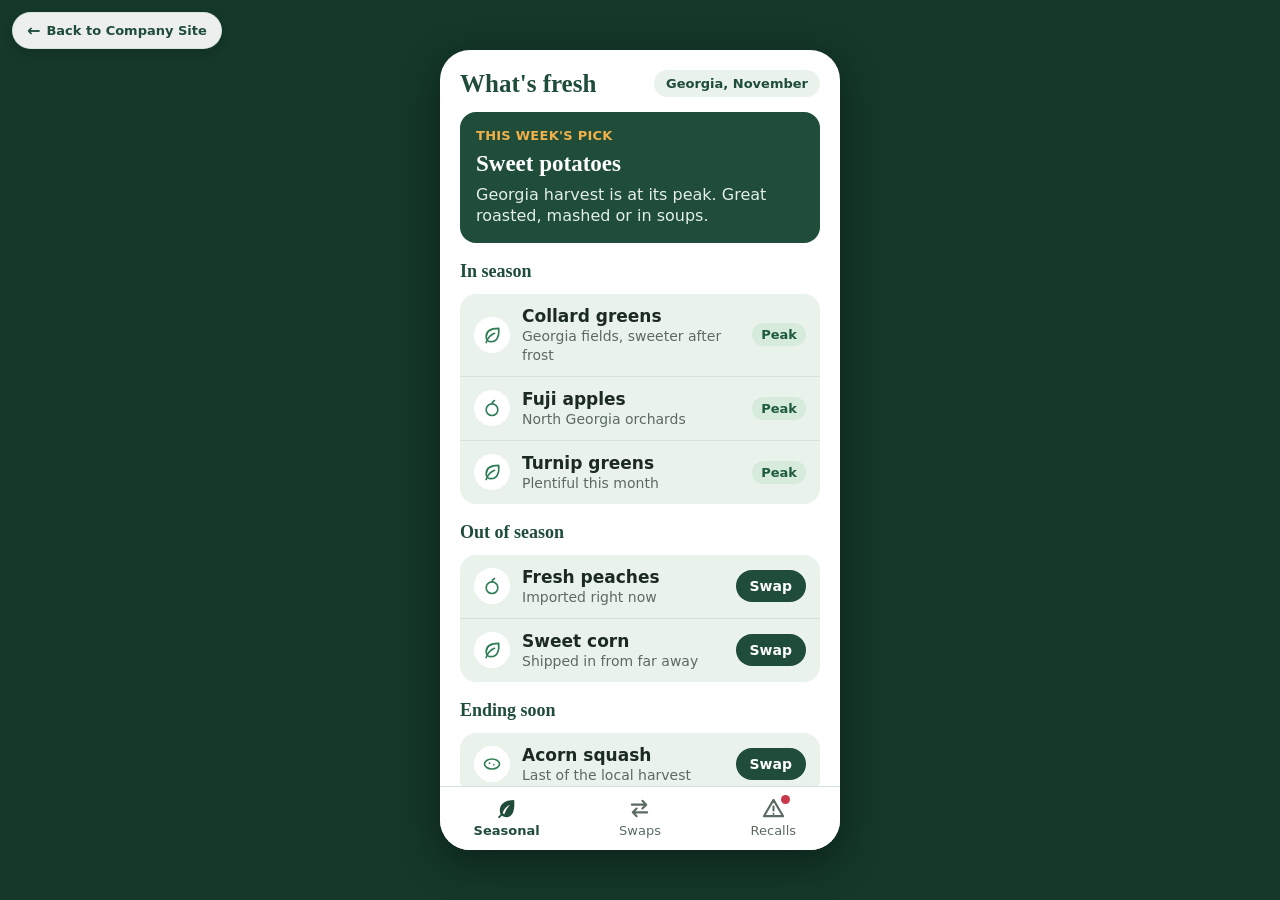
<file: demo.html>
<!DOCTYPE html>
<html lang="en">
<head>
<meta charset="utf-8">
<meta name="viewport" content="width=device-width, initial-scale=1">
<title>Grocery Spotlight Demo</title>
<style>
/* Layout idea: one phone-sized screen, centered, so a screen recording reads like a real app. Single light theme by choice. */
:root {
  color-scheme: light;
  --forest: #1f4d3a;
  --green: #2f7d57;
  --mint: #eaf2ec;
  --line: #d3e2d8;
  --squash: #f0b04a;
  --tomato: #c8374a;
  --tomato-tint: #fbe9ec;
  --ink: #1b2a22;
  --muted: #5b6b62;
  --paper: #ffffff;
  --stage: #14382a;
  --display: Cambria, "Noto Serif", Georgia, serif;
  --body: Calibri, Carlito, "Segoe UI", system-ui, sans-serif;
}
* { box-sizing: border-box; margin: 0; }
html, body { height: 100%; }
body { background: var(--stage); font-family: var(--body); color: var(--ink); display: flex; align-items: center; justify-content: center; padding: 12px; }
button { font: inherit; color: inherit; background: none; border: 0; padding: 0; cursor: pointer; text-align: left; }
button:focus-visible { outline: 3px solid var(--squash); outline-offset: 2px; }
.phone { width: 100%; max-width: 400px; height: 100%; max-height: 800px; background: var(--paper); border-radius: 30px; overflow: hidden; display: flex; flex-direction: column; box-shadow: 0 12px 40px rgba(0,0,0,.4); }
.top { padding: 20px 20px 10px; display: flex; align-items: center; gap: 10px; }
.top h1 { font-family: var(--display); font-size: 25px; color: var(--forest); flex: 1; text-wrap: balance; line-height: 1.1; }
.back { width: 36px; height: 36px; border-radius: 50%; background: var(--mint); display: grid; place-items: center; color: var(--forest); font-size: 18px; font-weight: 700; flex: none; text-align: center; }
.chip { font-size: 13px; font-weight: 700; color: var(--forest); background: var(--mint); padding: 6px 12px; border-radius: 99px; white-space: nowrap; }
main { flex: 1; overflow-y: auto; padding: 4px 20px 20px; display: flex; flex-direction: column; gap: 12px; }
main > * { flex: none; }
.lede { color: var(--muted); font-size: 16px; line-height: 1.3; }
.label { font-family: var(--display); font-weight: 700; font-size: 18px; color: var(--forest); margin-top: 6px; }
.card { background: var(--mint); border-radius: 16px; padding: 16px; display: flex; flex-direction: column; gap: 8px; }
.card.pick { background: var(--forest); color: #fff; }
.card.pick .tag { color: var(--squash); }
.card.pick p { color: #e3efe7; }
.card h2 { font-family: var(--display); font-size: 23px; line-height: 1.15; }
.card p { font-size: 16px; line-height: 1.3; }
.tag { font-size: 13px; font-weight: 700; color: var(--green); letter-spacing: .02em; }
.list { background: var(--mint); border-radius: 16px; overflow: hidden; }
.row { width: 100%; display: flex; align-items: center; gap: 12px; padding: 12px 14px; }
.row + .row { border-top: 1px solid var(--line); }
.row .txt { flex: 1; min-width: 0; }
.row b { display: block; font-size: 17px; }
.row span.sub { font-size: 14px; color: var(--muted); }
.dot { width: 36px; height: 36px; border-radius: 50%; flex: none; display: grid; place-items: center; background: var(--paper); color: var(--green); }
.dot svg { width: 20px; height: 20px; }
.status { font-size: 13px; font-weight: 700; padding: 4px 9px; border-radius: 99px; white-space: nowrap; flex: none; }
.status.peak { background: #d6ebdc; color: #1e5a3e; }
.status.off { background: #e6e9e7; color: var(--muted); }
.pill { width: 100%; background: var(--forest); color: #fff; font-weight: 700; font-size: 17px; border-radius: 99px; padding: 13px 18px; text-align: center; }
.pill.light { background: var(--paper); color: var(--forest); border: 1px solid var(--forest); }
.pill.small { width: auto; padding: 8px 14px; font-size: 14px; flex: none; }
.pill.done { background: var(--green); }
.summary { display: flex; align-items: center; gap: 12px; }
.summary .txt { flex: 1; }
.alert { background: var(--tomato-tint); border-radius: 16px; padding: 16px; display: flex; flex-direction: column; gap: 8px; }
button.alert { width: 100%; }
.alert h2 { font-family: var(--display); font-size: 23px; line-height: 1.15; }
.alert p { font-size: 16px; line-height: 1.3; }
.badge { align-self: flex-start; font-size: 13px; font-weight: 700; color: #fff; background: var(--tomato); padding: 4px 10px; border-radius: 99px; }
.meta { display: grid; grid-template-columns: 1fr 1fr; gap: 10px; }
.meta small { display: block; color: var(--muted); font-size: 13px; }
.meta b { font-size: 16px; }
.kv { display: flex; flex-direction: column; gap: 8px; font-size: 16px; }
.kv small { display: block; color: var(--muted); font-size: 13px; }
.steps { list-style: none; padding: 0; display: flex; flex-direction: column; gap: 10px; counter-reset: s; }
.steps li { counter-increment: s; display: flex; gap: 10px; font-size: 16px; line-height: 1.3; }
.steps li::before { content: counter(s); flex: none; width: 26px; height: 26px; border-radius: 50%; background: var(--forest); color: #fff; font-weight: 700; font-size: 14px; display: grid; place-items: center; }
.official { color: var(--forest); font-weight: 700; font-size: 15px; }
.sample { font-size: 12px; color: var(--muted); text-align: center; }
nav { display: flex; border-top: 1px solid var(--line); background: var(--paper); }
nav button { flex: 1; padding: 10px 0 12px; display: flex; flex-direction: column; align-items: center; gap: 3px; font-size: 13px; color: var(--muted); position: relative; }
nav button[aria-current="page"] { color: var(--forest); font-weight: 700; }
nav svg { width: 23px; height: 23px; }
.red { position: absolute; top: 8px; left: calc(50% + 8px); width: 9px; height: 9px; border-radius: 50%; background: var(--tomato); }
.toast { background: var(--green); color: #fff; font-size: 15px; font-weight: 700; padding: 11px 14px; border-radius: 12px; display: flex; align-items: center; gap: 10px; }
.toast span { flex: 1; }
.toast button { color: #fff; text-decoration: underline; font-weight: 700; flex: none; }
.stack { display: flex; flex-direction: column; }
.row .stack span.sub { display: block; }
.acts { display: flex; gap: 8px; }
.clear { align-self: flex-start; }
.swapped { align-self: flex-start; white-space: normal; }
.fade { animation: fade .16s ease-out; }
@keyframes fade { from { transform: translateY(5px); } to { transform: none; } }
@media (prefers-reduced-motion: reduce) { .fade { animation: none; } }
</style>
</head>
<body>

<div style="position:fixed; top:12px; left:12px; z-index:9999;">
  <a href="index.html" style="display:inline-flex; align-items:center; gap:6px; background:rgba(255,255,255,0.92); color:#1f4d3a; font-family:var(--body); font-size:13px; font-weight:600; text-decoration:none; padding:8px 14px; border-radius:9999px; box-shadow:0 4px 12px rgba(0,0,0,0.15); border:1px solid rgba(211,226,216,0.8); backdrop-filter:blur(8px); transition:all 0.2s;" onmouseover="this.style.background='#ffffff'; this.style.transform='translateY(-1px)'" onmouseout="this.style.background='rgba(255,255,255,0.92)'; this.style.transform='none'">
    <span style="font-size:16px;">&larr;</span> Back to Company Site
  </a>
</div>

<div class="phone">
  <div id="view" style="flex:1;min-height:0;display:flex;flex-direction:column"></div>
  <nav aria-label="Main">
    <button data-go="seasonal"><svg viewBox="0 0 24 24" fill="currentColor" aria-hidden="true"><path d="M20 3c-9 0-15 4-15 11 0 1.500.3 2.800.9 4L3 21l1.500 1.300 2.700-3C8.500 20.400 10 21 12 21c6 0 9-6 8-18zM8 17c1-4 4-7 8-9-3 3-5 6-6.200 10-.7-.2-1.300-.5-1.800-1z"/></svg>Seasonal</button>
    <button data-go="swaps"><svg viewBox="0 0 24 24" fill="none" stroke="currentColor" stroke-width="2.200" stroke-linecap="round" stroke-linejoin="round" aria-hidden="true"><path d="M4 8h15M15 4l4 4-4 4M20 16H5M9 12l-4 4 4 4"/></svg>Swaps</button>
    <button data-go="recalls"><svg viewBox="0 0 24 24" fill="none" stroke="currentColor" stroke-width="2.200" stroke-linecap="round" stroke-linejoin="round" aria-hidden="true"><path d="M12 3 2 20h20zM12 10v4M12 17.500v.1"/></svg>Recalls<i class="red" id="reddot"></i></button>
  </nav>
</div>

<script>
const icon = {
  swap: '<svg viewBox="0 0 24 24" fill="none" stroke="currentColor" stroke-width="2.2" stroke-linecap="round" stroke-linejoin="round" aria-hidden="true"><path d="M4 8h15M15 4l4 4-4 4M20 16H5M9 12l-4 4 4 4"/></svg>',
  root: '<svg viewBox="0 0 24 24" fill="none" stroke="currentColor" stroke-width="2" stroke-linecap="round" aria-hidden="true"><ellipse cx="12" cy="12" rx="9" ry="6"/><path d="M9 11h.1M14 13h.1"/></svg>',
  leaf: '<svg viewBox="0 0 24 24" fill="none" stroke="currentColor" stroke-width="2" stroke-linecap="round" stroke-linejoin="round" aria-hidden="true"><path d="M20 4C10 4 5 8 5 14c0 3 2 6 6 6 7 0 10-7 9-16zM5 21c2-6 5-9 10-11"/></svg>',
  fruit: '<svg viewBox="0 0 24 24" fill="none" stroke="currentColor" stroke-width="2" stroke-linecap="round" aria-hidden="true"><circle cx="12" cy="14" r="7"/><path d="M12 7c0-2 1-3 3-4"/></svg>'
};

const SWAPS = {
  'Acorn squash': { short: 'Ending soon', why: 'Near the end of its season, so good ones are getting harder to find.', options: [
    { name: 'Sweet potatoes', tag: 'Best match, in season', note: 'Works 1:1 in roasting and soups.' },
    { name: 'Butternut squash', tag: 'Closest flavor', note: 'The same squash taste in almost any recipe.' },
    { name: 'Yukon Gold potatoes', tag: 'Works in soups', note: 'Starchy body for hearty, blended soups.' } ] },
  'Fresh peaches': { short: 'Out of season', why: 'Out of season here, so they are imported and travel a long way.', options: [
    { name: 'Fuji apples', tag: 'Best match, in season', note: 'Sweet and firm, good for baking.' },
    { name: 'Pears', tag: 'Closest texture', note: 'Soft and juicy once ripe.' } ] },
  'Sweet corn': { short: 'Out of season', why: 'Out of season here, so it is shipped in from far away.', options: [
    { name: 'Sweet potatoes', tag: 'Best match, in season', note: 'Sweet and hearty as a side dish.' },
    { name: 'Frozen corn', tag: 'Same ingredient', note: 'Frozen at peak season, works in cooked dishes.' } ] },
  'Organic cucumbers': { short: 'Some brands recalled', why: 'Some brands are under a recall right now.', options: [
    { name: 'Greenhouse English cucumbers', tag: 'Not part of this recall', note: 'Same crunch in salads and sandwiches.' },
    { name: 'Zucchini', tag: 'Works cooked or raw', note: 'Mild flavor, slice thin for salads.' } ] }
};

let state = { screen: 'seasonal', item: 'Acorn squash', from: 'seasonal' };
const swaps = new Map(); // original item -> chosen substitute, kept until the page is refreshed
const view = document.getElementById('view');

function row(ic, name, sub, right, go) {
  const inner = `<div class="dot">${ic}</div><div class="txt"><b>${name}</b><span class="sub">${sub}</span></div>${right}`;
  return go ? `<button class="row" data-swap="${go}">${inner}</button>` : `<div class="row">${inner}</div>`;
}

function swapRow(ic, name, sub, button) {
  const chosen = swaps.get(name);
  if (chosen) return row(ic, name, `Using ${chosen.toLowerCase()} instead`, '<span class="status peak">Swapped</span>', name);
  return row(ic, name, sub, button, name);
}

function yourSwapsCard() {
  if (!swaps.size) return '';
  const n = swaps.size;
  const lines = [...swaps].map(([a, b]) => `<span class="sub">${a} &#8594; ${b}</span>`).join('');
  return `<div class="label">Your swaps</div>
    <div class="list"><button class="row" data-go="swaps">
      <div class="dot">${icon.swap}</div>
      <div class="txt"><b>${n} ${n === 1 ? 'swap' : 'swaps'} chosen</b><div class="stack">${lines}</div></div>
      <span class="official">See all &#8250;</span>
    </button></div>`;
}

const lower = t => t.toLowerCase().replace('english', 'English');
function swappedTo() {
  const c = swaps.get('Organic cucumbers');
  return c ? `<span class="status peak swapped">Swapped to ${lower(c)}</span>` : '';
}

const screens = {
  seasonal: () => `
    <div class="top"><h1>What's fresh</h1><span class="chip">Georgia, November</span></div>
    <main class="fade">
      <div class="card pick">
        <span class="tag">THIS WEEK'S PICK</span>
        <h2>Sweet potatoes</h2>
        <p>Georgia harvest is at its peak. Great roasted, mashed or in soups.</p>
      </div>
      ${yourSwapsCard()}
      <div class="label">In season</div>
      <div class="list">
        ${row(icon.leaf, 'Collard greens', 'Georgia fields, sweeter after frost', '<span class="status peak">Peak</span>')}
        ${row(icon.fruit, 'Fuji apples', 'North Georgia orchards', '<span class="status peak">Peak</span>')}
        ${row(icon.leaf, 'Turnip greens', 'Plentiful this month', '<span class="status peak">Peak</span>')}
      </div>
      <div class="label">Out of season</div>
      <div class="list">
        ${swapRow(icon.fruit, 'Fresh peaches', 'Imported right now', '<span class="pill small">Swap</span>')}
        ${swapRow(icon.leaf, 'Sweet corn', 'Shipped in from far away', '<span class="pill small">Swap</span>')}
      </div>
      <div class="label">Ending soon</div>
      <div class="list">
        ${swapRow(icon.root, 'Acorn squash', 'Last of the local harvest', '<span class="pill small">Swap</span>')}
      </div>
      <p class="sample">Sample data for this prototype</p>
    </main>`,

  swaps: () => {
    const items = Object.keys(SWAPS);
    const open = items.filter(i => !swaps.has(i));
    const mine = [...swaps].map(([a, b]) => `<div class="card">
        <span class="tag">INSTEAD OF ${a.toUpperCase()}</span>
        <h2>${b}</h2>
        <div class="acts">
          <button class="pill small light" data-swap="${a}" data-from="swaps">Change</button>
          <button class="pill small light" data-undo="${a}">Undo</button>
        </div>
      </div>`).join('');
    return `
    <div class="top"><h1>Your swaps</h1><span class="chip">${swaps.size} chosen</span></div>
    <main class="fade">
      ${swaps.size ? mine : '<p class="lede">Nothing swapped yet. Swaps you choose will show up here.</p>'}
      ${swaps.size ? '<button class="pill small light clear" data-clear="1">Clear all</button>' : ''}
      ${open.length ? `<div class="label">Need a swap?</div>
      <div class="list">${open.map(i => row(icon.root, i, SWAPS[i].short, '<span class="pill small">Swap</span>', i)).join('')}</div>` : ''}
      <p class="sample">Sample data for this prototype</p>
    </main>`;
  },

  detail: () => {
    const s = SWAPS[state.item];
    const chosen = swaps.get(state.item);
    const opts = s.options.map(o => {
      const picked = chosen === o.name;
      return `<div class="card">
        <span class="tag">${o.tag}</span>
        <h2>${o.name}</h2>
        <p>${o.note}</p>
        <button class="pill ${picked ? 'done' : ''}" data-pick="${o.name}">${picked ? 'Using this instead' : 'Use this instead'}</button>
      </div>`;
    }).join('');
    return `
    <div class="top"><button class="back" data-go="${state.from}" aria-label="Back">&#8249;</button><h1>Find a swap</h1></div>
    <main class="fade">
      <div>
        <span class="tag">INSTEAD OF</span>
        <div class="label" style="margin:2px 0 2px;font-size:23px">${state.item}</div>
        <p class="lede">${s.why}</p>
      </div>
      ${opts}
      <p class="sample">Sample data for this prototype</p>
    </main>`;
  },

  recalls: () => `
    <div class="top"><h1>Recalls</h1><span class="chip">1 active</span></div>
    <main class="fade">
      <p class="lede">Recalls that affect Georgia. You can't spot these by looking at the food.</p>
      <div class="alert">
        <span class="badge">Most serious: Class I</span>
        <h2>Organic whole cucumbers</h2>
        <p>Possible Salmonella. FreshRidge Organic and SunHarvest Local.</p>
        ${swappedTo()}
        <div class="acts">
          <button class="pill small light" data-go="notice">View notice</button>
          <button class="pill small ${swaps.has('Organic cucumbers') ? 'light' : ''}" data-swap="Organic cucumbers" data-from="recalls">${swaps.has('Organic cucumbers') ? 'Change swap' : 'Swap'}</button>
        </div>
      </div>
      <p class="sample">Sample recall for this prototype. Not a real notice.</p>
    </main>`,

  notice: () => `
    <div class="top"><button class="back" data-go="recalls" aria-label="Back">&#8249;</button><h1>Recall notice</h1></div>
    <main class="fade">
      <div class="alert">
        <span class="badge">Most serious: Class I</span>
        <h2>Organic whole cucumbers</h2>
        <p>Possible Salmonella found during routine testing at a packing facility.</p>
        <div class="meta">
          <div><small>Updated</small><b>Nov 3, 2026</b></div>
          <div><small>Where</small><b>Georgia and Southeast</b></div>
        </div>
      </div>
      <div class="label">Is yours affected?</div>
      <div class="card kv">
        <div><small>Brands</small>FreshRidge Organic, SunHarvest Local</div>
        <div><small>Sold as</small>2-count wrapped packs and loose bulk</div>
      </div>
      <div class="label">What to do</div>
      <ol class="steps">
        <li>Don't eat them. Throw them away or return them to the store.</li>
        <li>Wash your produce drawer with warm, soapy water.</li>
      </ol>
      <span class="official">Read the official notice &#8599;</span>
      <div class="label">Safer alternative</div>
      ${swappedTo()}
      <div class="card">
        <span class="tag">NOT PART OF THIS RECALL</span>
        <h2>Greenhouse English cucumbers</h2>
        <p>Same crunch in salads and sandwiches.</p>
        <button class="pill ${swaps.has('Organic cucumbers') ? 'light' : ''}" data-swap="Organic cucumbers" data-from="notice">${swaps.has('Organic cucumbers') ? 'Change swap' : 'Swap'}</button>
      </div>
      <p class="sample">Sample recall for this prototype. Not a real notice.</p>
    </main>`
};

function render() {
  view.innerHTML = screens[state.screen]();
  const tab = { notice: 'recalls', detail: 'swaps' }[state.screen] || state.screen;
  document.querySelectorAll('nav button').forEach(b => {
    if (b.dataset.go === tab) b.setAttribute('aria-current', 'page'); else b.removeAttribute('aria-current');
  });
  const m = view.querySelector('main');
  if (m && state.flash) { const d = document.createElement('div'); d.className = 'toast'; d.innerHTML = `<span>${state.flash}</span>`; m.prepend(d); }
  if (m) m.scrollTop = 0;
}

document.addEventListener('click', e => {
  const t = e.target.closest('button'); if (!t) return;
  state.flash = null;
  if (t.dataset.clear) swaps.clear();
  else if (t.dataset.undo) swaps.delete(t.dataset.undo);
  else if (t.dataset.swap) state = { screen: 'detail', item: t.dataset.swap, from: t.dataset.from || state.screen };
  else if (t.dataset.pick) {
    swaps.set(state.item, t.dataset.pick);
    state.flash = `Using ${lower(t.dataset.pick)} instead of ${state.item.toLowerCase()}`;
    state.screen = state.from;
  }
  else if (t.dataset.go) state.screen = t.dataset.go;
  render();
});

render();
</script>
</body>
</html>
</file>
